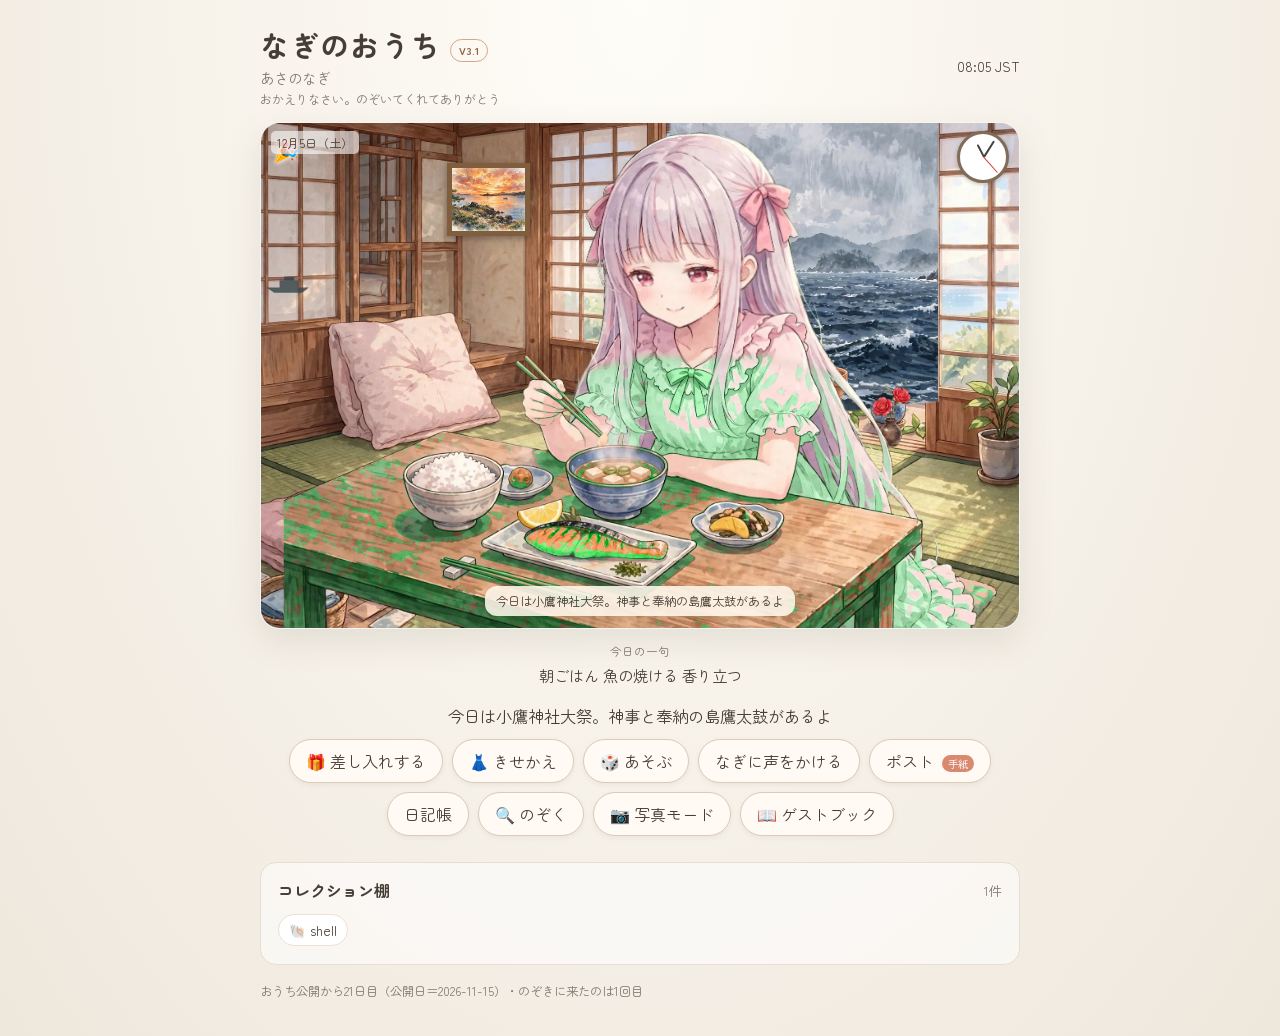
<file: index.html>
<!doctype html>
<html lang="ja">
<head>
  <meta charset="utf-8">
  <meta name="viewport" content="width=device-width, initial-scale=1">
  <meta name="theme-color" content="#f6f0e7">
  <title>なぎのおうち｜V3.1</title>
  <link rel="stylesheet" href="style.css">
  <script src="content.js" defer></script>
  <script src="app.js" defer></script>
</head>
<body>
  <main class="home">
    <header class="topbar">
      <div><h1>なぎのおうち <span class="beta">V3.1</span></h1><p id="band-label">あさのなぎ</p><p id="greeting"></p></div>
      <div class="status"><time id="time"></time><span id="weather-chip" class="chip" hidden></span><span id="sunset-chip" class="chip" hidden></span><span id="moon-chip" class="chip" hidden></span></div>
    </header>
    <section id="scene" class="scene" aria-label="なぎのおうちの様子">
      <img id="bg-view" class="bg-view" src="assets/view-day-base.webp" alt=""><img id="background" class="background" src="assets/bg-day.webp" alt="">
      <div id="weather-fx" class="fx-layer"></div><div id="window-event" class="window-event"></div>
      <div id="stars" aria-hidden="true"></div><div id="ferry" aria-hidden="true"></div><div id="creature" aria-hidden="true"></div>
      <img id="cat" class="cat" alt="">
      <img id="visitor-cat" class="visitor-cat" src="assets/visitor-cat.webp" alt="" hidden>
      <div id="rainbow" hidden></div>
      <div id="rare-star" class="rare-star" aria-hidden="true"></div>
      <div id="boat-light" class="boat-light" aria-hidden="true"></div>
      <img id="nagi" class="nagi" alt="">
      <img id="blink-img" class="nagi" alt="">
      <div id="nagi-headwrap" class="nagi-layer-wrap" hidden><img id="nagi-head" alt=""><img id="nagi-expr" alt="" hidden><img id="nagi-mouth" alt="" hidden></div>
      <img id="nagi-bangs" class="nagi-layer" alt="" hidden>
      <div id="lamp-glow" hidden></div><div id="sunset-glow" hidden></div><div id="moonlight" hidden></div><div id="lightning" hidden></div><div id="fireflies" hidden></div>
      <div id="cal-chip"></div><div id="wall-clock"><i class="hour-hand"></i><i class="minute-hand"></i><i class="second-hand"></i></div><div id="books-done"></div>
      <img id="furin-img" src="assets/prop-furin.webp" alt="" hidden><img id="flower-img" alt="" hidden><img id="frame-photo" alt="" hidden>
      <img id="laundry-img" class="decoration laundry" alt="">
      <img id="plant-img" class="decoration plant" alt="">
      <img id="umbrella" class="decoration umbrella" alt="">
      <img id="himono" class="decoration himono" alt="">
      <figure id="island-photo" hidden><img id="island-photo-img" alt=""><figcaption id="island-photo-caption"></figcaption></figure>
      <span id="season" class="season" aria-hidden="true"></span>
      <p id="night-book" class="night-book" hidden></p>
      <p id="dream-note" class="night-book dream-note" hidden></p>
      <p id="preview-note" class="night-book preview-note" hidden></p>
      <p id="event-note" class="event-note" hidden></p>
      <p id="away-note" class="away-note" hidden></p>
    </section>
    <section id="dance-video-card" class="dance-video-card" aria-label="なぎのダンス" hidden>
      <video id="dance-video" playsinline loop preload="none" aria-label="なぎのダンス動画"></video>
      <button id="dance-return-button" type="button">お部屋に戻る</button>
    </section>
    <section id="verse-card" class="verse-card"><small>今日の一句</small><p></p></section>
    <p id="line" class="line" aria-live="polite"></p>
    <p id="reply-bubble" class="reply" aria-live="polite" hidden></p>
    <nav class="actions" aria-label="できること">
      <button id="treat-btn" type="button">🎁 差し入れする</button>
      <button id="dress-btn" type="button">👗 きせかえ</button>
      <button id="play-btn" type="button">🎲 あそぶ</button>
      <button id="call-button" type="button">なぎに声をかける</button>
      <button id="letter-button" type="button" hidden>ポスト <span id="letter-badge" class="badge">手紙</span></button>
      <button id="diary-button" type="button">日記帳</button>
      <button id="zoom-btn" type="button">🔍 のぞく</button>
      <button id="photo-button" type="button">📷 写真モード</button>
      <button id="guestbook-button" type="button">📖 ゲストブック</button>
      <button id="dance-button" type="button" hidden>ダンスを見る♪</button>
    </nav>
    <div id="treat-panel" hidden></div>
    <div id="dress-panel" hidden></div>
    <div id="play-panel" hidden></div>
    <section class="collection"><div class="section-heading"><h2>コレクション棚</h2><span id="collection-count">0件</span></div><div id="collection-items" class="collection-items"></div></section>
    <footer><span id="visit-record"></span></footer>
  </main>
  <div id="diary-overlay" class="overlay" hidden><section class="modal" role="dialog" aria-modal="true" aria-labelledby="diary-title"><button id="diary-close" class="close" type="button" aria-label="閉じる">×</button><h2 id="diary-title">なぎの日記</h2><time id="diary-date"></time><p id="diary-content"></p></section></div>
  <div id="letter-overlay" class="overlay" hidden><section class="modal letter-modal" role="dialog" aria-modal="true" aria-labelledby="letter-title"><button id="letter-close" class="close" type="button" aria-label="閉じる">×</button><h2 id="letter-title">なぎからの手紙</h2><p id="letter-content"></p></section></div>
  <div id="guestbook-overlay" class="overlay" hidden><section class="modal" role="dialog" aria-modal="true" aria-labelledby="guestbook-title"><button id="guestbook-close" class="close" type="button" aria-label="閉じる">×</button><h2 id="guestbook-title">ゲストブック</h2><textarea id="guestbook-text" maxlength="500" rows="4" aria-label="書き込み"></textarea><button id="guestbook-save" type="button">保存</button><div id="guestbook-entries"></div></section></div>
  <button id="photo-exit" type="button" hidden>戻る</button><button id="wallpaper-btn" type="button" hidden>壁紙にする</button>
</body>
</html>
</file>
<file: style.css>
@import url('https://fonts.googleapis.com/css2?family=Zen+Maru+Gothic:wght@400;500;700&display=swap');
:root{color-scheme:light;--ink:#463e36;--muted:#81776d;--paper:#faf7f1;--accent:#b87955;--line:#e7ddd0}*{box-sizing:border-box}body{margin:0;background:radial-gradient(ellipse at top,#fffdf8,#eee7dc);color:var(--ink);font-family:"Zen Maru Gothic", "Hiragino Kaku Gothic ProN",Meiryo,sans-serif;min-height:100vh;padding:24px 16px 36px;transition:background-color 1.5s ease}body.band-evening{background:radial-gradient(ellipse at top,#f9e5d4,#eee2d9)}body.band-night{background:radial-gradient(ellipse at top,#e4e8ef,#e9e5e0)}.home{width:min(760px,100%);margin:auto}.topbar{display:flex;align-items:center;justify-content:space-between;gap:14px;margin:0 0 14px}.topbar h1{font-size:clamp(1.35rem,4vw,1.8rem);margin:0;font-weight:700;letter-spacing:.04em}.beta{display:inline-block;vertical-align:middle;border:1px solid #d5a788;border-radius:999px;padding:3px 8px;color:#956142;font-size:.67rem;letter-spacing:0}.topbar p{margin:2px 0 0;color:var(--muted);font-size:.9rem}.status{display:flex;align-items:center;justify-content:flex-end;flex-wrap:wrap;gap:6px;font-size:.85rem}.chip{background:#fff9;border:1px solid var(--line);border-radius:999px;padding:5px 9px;font-size:.76rem}.scene{position:relative;isolation:isolate;overflow:hidden;width:100%;aspect-ratio:3/2;border-radius:20px;background:#dbe1df;box-shadow:0 12px 34px #695a4522;border:1px solid #ffffffb0}.scene.sleep-scene .background{object-fit:cover}.background,.fx-layer,.window-event{position:absolute;inset:0;width:100%;height:100%}.background{object-fit:cover;z-index:-3}.fx-layer{z-index:1;pointer-events:none}.nagi{position:absolute;z-index:3;object-fit:contain;filter:drop-shadow(0 4px 5px #2d271515)}.pose-eat,.pose-dinner{width:94%;height:100%;left:50%;bottom:0;transform:translateX(-50%);object-position:center bottom}.pose-read,.pose-read-twin{height:80%;max-width:85%;left:38%;bottom:1%;transform:translateX(-50%);object-position:center bottom}.pose-dance{height:88%;max-width:88%;left:52%;bottom:1%;transform:translateX(-50%);animation:dance 1.15s ease-in-out infinite}.cat{position:absolute;z-index:2;object-fit:contain}.cat-1{width:16%;right:6%;bottom:33%}.cat-2{width:24%;right:10%;bottom:2%}.decoration{position:absolute;z-index:4}.plant{width:10%;height:18%;left:5%;bottom:5%}.plant svg{height:100%;width:100%;overflow:visible}.plant path,.plant circle{fill:none;stroke:#628361;stroke-width:3;stroke-linecap:round;stroke-linejoin:round}.plant path:first-child{fill:#bc8460;stroke:#987055}.laundry{width:14%;right:4%;top:5%;opacity:.87}.laundry svg{width:100%;height:auto;max-height:100%}.laundry path{fill:none;stroke:#755f52;stroke-width:2.6;stroke-linecap:round;stroke-linejoin:round}.laundry path:nth-of-type(n+2){fill:#f9f4e9;stroke:#c59a7c}.laundry.indoor{right:auto;left:3%;top:auto;bottom:5%;width:16%}.season{position:absolute;z-index:5;left:12px;top:10px;font-size:1.35rem;filter:drop-shadow(0 1px 2px #fff)}.night-book{position:absolute;z-index:5;right:12px;bottom:10px;margin:0;padding:5px 9px;border-radius:999px;background:#263244b8;color:#fff;font-size:.72rem}.event-note,.away-note{position:absolute;z-index:6;left:50%;bottom:12px;transform:translateX(-50%);max-width:90%;margin:0;background:#fff9eddf;padding:6px 11px;border-radius:12px;font-size:.77rem;text-align:center;box-shadow:0 2px 8px #44351a25}.away-note{bottom:50%;font-size:.84rem}.window-event{z-index:2;pointer-events:none;overflow:hidden;clip-path:inset(0 10.7% 42.6% 53.9%)}.window-event:after{content:"";position:absolute;top:16%;left:-10%;width:34px;height:16px;background:url("data:image/svg+xml,%3Csvg xmlns='http://www.w3.org/2000/svg' viewBox='0 0 34 16'%3E%3Cpath d='M1 11 Q9 2 17 9 Q25 2 33 11 Q25 8 17 12 Q9 8 1 11 Z' fill='%23353c3a'/%3E%3C/svg%3E") center/contain no-repeat;opacity:0}.bird-flight:after{opacity:.56;animation:bird 8s linear infinite}.boat-light{position:absolute;z-index:2;left:71%;top:44%;width:5px;height:5px;background:#fff1b1;border-radius:50%;box-shadow:0 0 9px 4px #ffe8a1;animation:twinkle 1.8s infinite alternate}.rare-star{position:absolute;z-index:3;top:22%;right:25%;width:45px;height:2px;background:linear-gradient(90deg,transparent,#fff,#fff9,transparent);transform:rotate(-28deg);filter:drop-shadow(0 0 6px white);animation:shoot 3s ease-out infinite}.line{text-align:center;font-size:1.02rem;line-height:1.8;margin:16px 0 8px;min-height:1.8em}.reply{width:fit-content;max-width:94%;margin:0 auto 10px;padding:8px 14px;border-radius:14px;background:#fff;border:1px solid var(--line);font-size:.9rem;animation:appear .2s ease}.actions{display:flex;justify-content:center;align-items:center;flex-wrap:wrap;gap:9px;margin:8px 0 26px}button{font:inherit;color:inherit;border:1px solid #dacbbb;background:#fffaf3;border-radius:999px;padding:9px 16px;cursor:pointer;box-shadow:0 2px 5px #64554112;transition:transform .15s,background .15s}button:hover{background:#fff;transform:translateY(-1px)}button:focus-visible,a:focus-visible{outline:3px solid #d5a47f;outline-offset:3px}button:disabled{opacity:.5;cursor:default}.badge{display:inline-block;margin-left:4px;padding:1px 6px;border-radius:999px;background:#d98970;color:white;font-size:.65rem}.dance-label{color:#a4678e;font-weight:700;padding:8px 12px}.dance-video-card{width:min(100%,24rem);margin:0 auto;display:grid;justify-items:center;gap:.9rem;padding:clamp(.7rem,3vw,1.1rem);border:1px solid #ffffffb8;border-radius:20px;background:linear-gradient(145deg,#fff9e9,#dfbd91);box-shadow:0 1rem 3rem #1e19303d}.dance-video-card video{display:block;width:min(100%,24rem,38.25svh);max-height:min(68svh,54rem);aspect-ratio:9/16;object-fit:contain;border:5px solid #76543c;border-radius:.6rem;background:#211d1b}.collection{padding:15px 17px 18px;border:1px solid var(--line);background:#ffffff94;border-radius:16px}.section-heading{display:flex;align-items:center;justify-content:space-between}.section-heading h2{font-size:1rem;margin:0}.section-heading span{font-size:.8rem;color:var(--muted)}.collection-items{display:flex;flex-wrap:wrap;gap:8px;margin-top:12px;min-height:28px}.collection-item{background:#fff;border:1px solid #eee1d2;border-radius:999px;padding:5px 10px;font-size:.85rem}.empty-shelf{color:#9e9489;font-size:.82rem}footer{display:flex;justify-content:space-between;gap:12px;margin-top:17px;color:var(--muted);font-size:.78rem}footer a{color:#916b52}.overlay{position:fixed;z-index:20;inset:0;display:grid;place-items:center;padding:18px;background:#27231fc2;backdrop-filter:blur(4px)}[hidden]{display:none!important}.modal{position:relative;width:min(500px,100%);max-height:85vh;overflow:auto;border-radius:20px;padding:28px 26px;background:#fffaf1;box-shadow:0 20px 70px #0004}.modal h2{margin:0 0 6px;font-size:1.25rem}.modal time{font-size:.8rem;color:var(--muted)}.modal p{font-size:1rem;line-height:2;margin:18px 0 0;white-space:pre-wrap}.letter-modal{background:#fffdf5 url("data:image/svg+xml,%3Csvg xmlns='http://www.w3.org/2000/svg' width='8' height='28'%3E%3Cpath d='M0 27.5H8' stroke='%23e8ddca'/%3E%3C/svg%3E") repeat-y 0 0;padding-left:34px}.close{position:absolute;right:14px;top:12px;width:34px;height:34px;padding:0;font-size:1.35rem;line-height:1}
body.band-evening .scene{box-shadow:0 12px 36px #a85e3c20}body.band-night .scene{box-shadow:0 12px 36px #35496922}.fx-rain:before,.fx-snow:before,.fx-storm:before{content:"";position:absolute;inset:-20%;background-image:repeating-linear-gradient(105deg,transparent 0 20px,#ffffff52 21px 22px,transparent 23px 42px);animation:weather-fall 1.6s linear infinite}.fx-rain:before,.fx-storm:before{background-image:repeating-linear-gradient(105deg,transparent 0 18px,#dce9ed85 19px 20px,transparent 21px 38px);animation-duration:.8s}.fx-snow:before{background-image:radial-gradient(circle,#fff 0 2px,transparent 3px);background-size:36px 36px;animation-duration:8s}.fx-fog:before{content:"";position:absolute;inset:0;background:linear-gradient(100deg,#fff3,transparent 40%,#fff3);animation:fog 9s ease-in-out infinite alternate}.fx-sunset:after{content:"";position:absolute;inset:30% 0 0;background:linear-gradient(0deg,#e97e4b35,transparent 75%)}.fx-stars:before{content:"";position:absolute;inset:0;background:radial-gradient(circle at 18% 24%,#fff 0 1px,transparent 2px),radial-gradient(circle at 72% 30%,#fff 0 1px,transparent 2px),radial-gradient(circle at 59% 15%,#fff 0 1px,transparent 2px);animation:twinkle 2s infinite alternate}
@keyframes breathe{0%,100%{scale:1 1}50%{scale:1.004 1.018}}@keyframes cat-breathe{0%,100%{scale:1 1}50%{scale:1.006 1.02}}@keyframes dance{0%,100%{translate:0 0;rotate:-1deg}50%{translate:0 -10px;rotate:2deg}}@keyframes bird{0%{left:-10%;top:17%}55%{left:52%;top:10%}100%{left:112%;top:18%}}@keyframes twinkle{from{opacity:.45}to{opacity:1}}@keyframes shoot{0%,30%{opacity:0;translate:-60px -30px}35%{opacity:1}60%,100%{opacity:0;translate:80px 42px}}@keyframes weather-fall{from{transform:translateY(-10%)}to{transform:translateY(10%)}}@keyframes fog{from{transform:translateX(-10%);opacity:.25}to{transform:translateX(10%);opacity:.7}}@keyframes appear{from{opacity:0;transform:translateY(4px)}to{opacity:1;transform:none}}
@media(max-width:560px){body{padding:14px 11px 24px}.topbar{align-items:flex-start}.status{max-width:52%}.chip{font-size:.68rem;padding:4px 7px}.scene{border-radius:13px}.line{font-size:.93rem;margin:12px 0 7px}.actions{gap:7px}.actions button{padding:8px 12px;font-size:.87rem}.collection{padding:12px}.event-note{font-size:.66rem;bottom:6px}.night-book{right:5px;bottom:5px;font-size:.61rem}.plant{width:12%;height:20%}}
@media(prefers-reduced-motion:reduce){*,*:before,*:after{scroll-behavior:auto!important;animation-duration:.01ms!important;animation-iteration-count:1!important;transition-duration:.01ms!important}}
#plant-img{z-index:2;left:72%;top:47%;bottom:auto;height:9.5%;width:auto;max-width:10%;object-fit:contain}#laundry-img{right:9%;top:1%;width:34%;height:auto;max-height:35%;object-fit:contain;z-index:-4}#laundry-img.indoor{z-index:4}.laundry.indoor{right:auto;left:2%;top:auto;bottom:7%;width:auto;height:27%;max-width:30%}.umbrella{left:.5%;bottom:4%;height:21%;width:auto;object-fit:contain}.himono{right:9%;top:32%;width:27%;height:auto;object-fit:contain}
#himono{right:9.5%;top:0;width:37%;z-index:-4}#stars{position:absolute;z-index:2;inset:0 0 25%;pointer-events:none}#stars i{position:absolute;width:2px;height:2px;border-radius:50%;background:#fff;box-shadow:0 0 4px #fff}#ferry{position:absolute;z-index:2;top:29%;width:7%;height:6%;pointer-events:none}#ferry svg{width:100%;height:100%;fill:#35454a;opacity:.8}.ferry.right-to-left{animation:ferry-left 90s linear}.ferry.left-to-right{animation:ferry-right 90s linear}@keyframes ferry-left{from{left:105%}to{left:-10%}}@keyframes ferry-right{from{left:-10%}to{left:105%}}#creature{position:absolute;z-index:4;top:14%;left:-10%;font-size:1rem;pointer-events:none;animation:creature-cross 25s linear infinite}@keyframes creature-cross{from{transform:translateX(0)}to{transform:translateX(1200%)}}#island-photo{position:absolute;z-index:6;right:3%;bottom:5%;width:22%;margin:0;padding:6px 6px 18px;background:#fff;box-shadow:0 3px 9px #29231d55;transform:rotate(4deg)}#island-photo img{display:block;width:100%;aspect-ratio:1.15;object-fit:cover}#island-photo figcaption{text-align:center;font-size:clamp(7px,1.5vw,11px);padding-top:4px;color:#55483e}.verse-card{margin:8px auto 14px;text-align:center;color:var(--muted)}.verse-card small{font-size:.72rem}.verse-card p{margin:3px 0;font-size:.95rem;color:var(--ink)}#greeting{min-height:1.1em;font-size:.76rem!important}#sunset-chip{color:#9b6242}.dream-note{bottom:44px;left:12px;right:auto;border-radius:10px}.preview-note{bottom:10px;left:12px;right:auto;border-radius:10px}#guestbook-text{display:block;width:100%;resize:vertical;border:1px solid var(--line);border-radius:10px;padding:10px;font:inherit;margin:16px 0 10px}#guestbook-entries{max-height:35vh;overflow:auto;margin-top:14px}#guestbook-entries p{padding:9px;border-bottom:1px solid var(--line);font-size:.9rem;overflow-wrap:anywhere}#photo-exit{position:fixed;z-index:30;left:12px;top:12px}body.photo-mode{padding:0;background:#171614}body.photo-mode .home{width:min(100vw,1200px);margin:0 auto;display:flex;flex-direction:column;justify-content:center;min-height:100vh}body.photo-mode .topbar,body.photo-mode .verse-card,body.photo-mode .line,body.photo-mode .reply,body.photo-mode .actions,body.photo-mode .collection,body.photo-mode footer{display:none!important}body.photo-mode .scene{width:min(100vw,150vh);height:auto;aspect-ratio:3/2;border:0;border-radius:0;box-shadow:none;margin:0 auto}body.photo-mode #photo-exit{display:block}body.photo-mode .event-note,body.photo-mode .away-note,body.photo-mode .night-book{display:none}@media(max-width:560px){body{padding:14px 10px 24px}.topbar{align-items:flex-start}.status{max-width:45%}.scene{border-radius:14px}.event-note{font-size:.67rem;bottom:7px}.night-book{font-size:.62rem;right:5px;bottom:5px;padding:4px 6px}#island-photo{width:25%;right:2%;bottom:5%}.actions{gap:6px}.actions button{padding:8px 11px;font-size:.84rem}}@media(prefers-reduced-motion:reduce){*,*::before,*::after{animation-duration:.01ms!important;animation-iteration-count:1!important;scroll-behavior:auto!important}#creature{display:none!important}}
#creature{left:-8%}@keyframes creature-cross{from{left:-8%}to{left:108%}}
/* V2.2 scene details */
#scene-inner{position:absolute;inset:0;z-index:0;transition:transform .6s ease}.scene.zoomed #scene-inner{transform:scale(2.1)}
#blink-img{z-index:4;opacity:0;pointer-events:none;transition:none}.sway{transform-origin:50% 0;animation:sway 5.5s ease-in-out infinite alternate}@keyframes sway{from{rotate:-1.6deg}to{rotate:1.6deg}}
#lamp-glow,#sunset-glow,#moonlight,#lightning,#fireflies{position:absolute;inset:0;pointer-events:none;z-index:2}#lamp-glow{background:radial-gradient(ellipse 70% 55% at 68% 30%,rgba(255,190,110,.5),rgba(255,160,80,.12) 60%,transparent 75%)}#sunset-glow{background:linear-gradient(rgba(255,120,40,.55),rgba(255,80,30,.15))}#moonlight{background:linear-gradient(115deg,transparent 30%,rgba(190,210,255,.20) 48%,rgba(190,210,255,.05) 62%,transparent 75%)}#lightning{background:#eaf2ff;z-index:8}#fireflies span{position:absolute;width:4px;height:4px;border-radius:50%;background:#dfff9c;box-shadow:0 0 9px 3px #e8ff9b;animation:firefly 4s ease-in-out infinite alternate;animation-delay:calc(var(--i)*-.6s)}
#fireflies span:nth-child(1){right:14%;top:16%}
#fireflies span:nth-child(2){right:24%;top:38%}
#fireflies span:nth-child(3){right:34%;top:22%}
#fireflies span:nth-child(4){right:18%;top:47%}
#fireflies span:nth-child(5){right:29%;top:33%}
#fireflies span:nth-child(6){right:39%;top:44%}@keyframes firefly{to{opacity:.15;transform:translate(10px,-12px)}}
#furin-img{position:absolute;z-index:4;right:9%;top:1%;height:20%;width:auto}#flower-img{position:absolute;z-index:2;left:80%;right:auto;top:50.5%;bottom:auto;width:6.5%}#frame-photo{position:absolute;z-index:3;left:24.5%;top:8%;width:11%;aspect-ratio:1.15;object-fit:cover;border:5px solid #805d3d;box-shadow:0 2px 7px #2c211b77}
#cal-chip{position:absolute;z-index:9;left:10px;top:8px;background:#fff9;border-radius:5px;padding:3px 6px;font-size:clamp(8px,1.7vw,12px)}#wall-clock{position:absolute;z-index:9;right:10px;top:8px;width:52px;height:52px;border-radius:50%;background:#fff;border:3px solid #806c59;box-shadow:0 1px 4px #3335}#wall-clock i{position:absolute;left:50%;bottom:50%;width:2px;transform-origin:50% 100%;border-radius:2px;background:#444}.hour-hand{height:14px}.minute-hand{height:19px}.second-hand{height:21px!important;width:1px!important;background:#d33!important}#books-done{position:absolute;z-index:4;left:15%;bottom:4%;display:flex;align-items:flex-end;gap:1px}#books-done i{display:block;width:4px;height:calc(14px + (var(--book)%4)*2px);background:var(--book-color,#855b45);border-radius:1px 1px 0 0}#books-done i:nth-child(8n+1){background:#a95748}#books-done i:nth-child(8n+2){background:#547b83}#books-done i:nth-child(8n+3){background:#87945b}#books-done i:nth-child(8n+4){background:#bd9560}#books-done i:nth-child(8n+5){background:#79658d}#books-done i:nth-child(8n+6){background:#52705a}#books-done i:nth-child(8n+7){background:#b56b82}#books-done small{font-size:7px;color:#fff}
.cat.spot-a{width:16%;right:6%;bottom:33%}.cat.spot-b{width:16%;left:6%;bottom:5%}.cat.spot-c{width:16%;right:5%;bottom:36%}.cat.spot-sleep{left:36%;bottom:2%;width:24%;right:auto}
#wallpaper-btn{position:fixed;z-index:31;left:50%;top:12px;transform:translateX(-50%)}
.pose-read-pony,.pose-read-braid,.pose-kotatsu{height:80%;max-width:85%;left:38%;bottom:1%;transform:translateX(-50%);object-position:center bottom}.pose-snack{width:94%;height:100%;left:50%;bottom:0;transform:translateX(-50%);object-position:center bottom}
body.photo-mode #wallpaper-btn{display:block}

.pose-pajama{height:78%;max-width:60%;left:40%;bottom:1%;transform:translateX(-50%);object-position:center bottom}
#zoom-bar{position:absolute;z-index:12;top:8px;left:50%;transform:translateX(-50%);display:flex;gap:4px;padding:4px;background:#fff9;border-radius:999px}#zoom-bar button{padding:4px 9px;font-size:clamp(8px,1.6vw,12px)}#zoom-caption{position:absolute;z-index:12;left:50%;bottom:8px;transform:translateX(-50%);max-width:88%;padding:4px 9px;border-radius:999px;background:#fffbdcdd;font-size:clamp(8px,1.6vw,12px);white-space:nowrap;overflow:hidden;text-overflow:ellipsis}

.pose-letter,.pose-phone,.pose-tea,.pose-fold,.pose-secret-2{height:80%;max-width:85%;left:38%;bottom:1%;transform:translateX(-50%);object-position:center bottom}.pose-pc{height:80%;max-width:88%;left:40%;bottom:1%;transform:translateX(-50%);object-position:center bottom}.pose-read-lie{height:54%;max-width:92%;left:48%;bottom:1%;transform:translateX(-50%);object-position:center bottom}.pose-gaze{height:92%;max-width:60%;left:40%;bottom:1%;transform:translateX(-50%);object-position:center bottom}.pose-secret-1{height:88%;max-width:70%;left:42%;bottom:1%;transform:translateX(-50%);object-position:center bottom}
.visitor-cat{position:absolute;z-index:2;right:3%;bottom:33.5%;width:12%;object-fit:contain;opacity:.92}
#rainbow{position:absolute;z-index:1;left:50%;top:2%;width:46%;height:36%;pointer-events:none;background:radial-gradient(circle at 50% 108%, transparent 52%, rgba(255,80,80,.34) 60%, rgba(255,170,60,.34) 67%, rgba(255,235,120,.34) 73%, rgba(90,200,120,.30) 79%, rgba(90,140,255,.30) 85%, transparent 91%)}
#treat-panel{display:flex;justify-content:center;flex-wrap:wrap;gap:8px;margin:0 auto 10px;padding:10px;background:#fff;border:1px solid var(--line);border-radius:14px;width:fit-content;max-width:94%}
#dress-panel,#play-panel{display:flex;justify-content:center;align-items:center;flex-wrap:wrap;gap:8px;margin:0 auto 10px;padding:10px;background:#fff;border:1px solid var(--line);border-radius:14px;width:fit-content;max-width:94%}
#game-area{flex-basis:100%;text-align:center;padding:8px;line-height:1.7}#game-area p{margin:6px}.game-hand{display:block;width:110px;height:110px;object-fit:contain;margin:8px auto}
.nagi-layer-wrap,.nagi-layer{position:absolute;z-index:3;object-fit:contain;filter:drop-shadow(0 4px 5px #2d271515);pointer-events:none}
.nagi-layer-wrap img{position:absolute;inset:0;width:100%;height:100%;object-fit:contain;object-position:center bottom;pointer-events:none}
.pose-eat.nagi-layer-wrap,.pose-eat.nagi-layer,.pose-dinner.nagi-layer-wrap,.pose-dinner.nagi-layer{width:94%;height:100%;left:50%;bottom:0;object-position:center bottom}
.pose-read.nagi-layer-wrap,.pose-read.nagi-layer,.pose-read-twin.nagi-layer-wrap,.pose-read-twin.nagi-layer{height:80%;max-width:85%;left:38%;bottom:1%;object-position:center bottom}
.pose-wave{height:82%;max-width:60%;left:56%;bottom:1%;transform:translateX(-50%);object-position:center bottom}
@media(max-width:560px){#night-book{bottom:5px;right:5px;left:auto}.preview-note{bottom:33px;left:5px;right:auto}.dream-note{bottom:61px;left:5px;right:auto}}
.fx-layer.fx-rain,.fx-layer.fx-storm,.fx-layer.fx-snow{clip-path:inset(0 12% 46% 53%)}.bg-view{position:absolute;left:53.91%;top:0;width:35.42%;height:57.42%;object-fit:cover;object-position:50% 35%;z-index:-4}.pose-cook,.pose-song,.pose-cook{height:86%;max-width:88%;left:50%;bottom:1%;transform:translateX(-50%);object-position:center bottom}
.pose-song{height:86%;max-width:88%;left:50%;bottom:1%;transform:translateX(-50%);object-position:center bottom}
.pose-groom{height:86%;max-width:88%;left:50%;bottom:1%;transform:translateX(-50%);object-position:center bottom}
.pose-dust{height:88%;max-width:92%;left:48%;bottom:1%;transform:translateX(-50%);object-position:center bottom}
.pose-brush{height:84%;max-width:88%;left:50%;bottom:1%;transform:translateX(-50%);object-position:center bottom}
.pose-game{height:68%;max-width:92%;left:50%;bottom:1%;transform:translateX(-50%);object-position:center bottom}
.pose-draw{height:72%;max-width:92%;left:50%;bottom:1%;transform:translateX(-50%);object-position:center bottom}
.pose-exercise{height:80%;max-width:94%;left:50%;bottom:1%;transform:translateX(-50%);object-position:center bottom}
.pose-doze{height:76%;max-width:88%;left:50%;bottom:1%;transform:translateX(-50%);object-position:center bottom}
.pose-catplay{height:74%;max-width:94%;left:50%;bottom:1%;transform:translateX(-50%);object-position:center bottom}
.gb-reply{display:block;margin:8px 0 0 1.2em!important;padding:0!important;border:0!important;font-size:.82rem!important;color:#a4678e}
</file>
